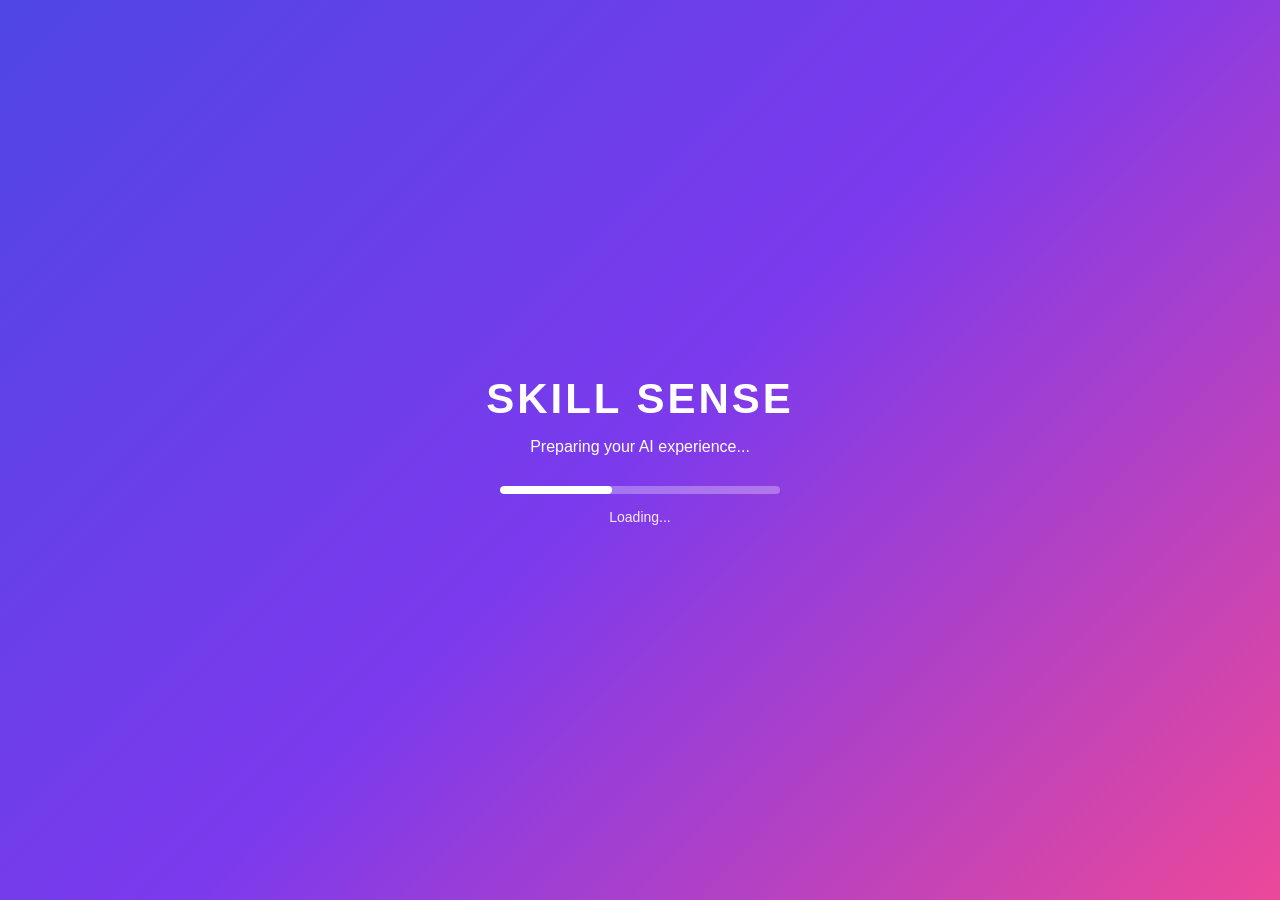
<file: index.html>
<html lang="en">
<head>
    <meta charset="UTF-8">
    <meta name="viewport" content="width=device-width, initial-scale=1.0">
    <title>Skill Sense - Loading</title>
    <style>
    * {
        margin: 0;
        padding: 0;
        box-sizing: border-box;
    }

    body {
        font-family: Arial, sans-serif;
    }

    .loading-page {
        min-height: 100vh;
        display: flex;
        flex-direction: column;
        justify-content: center;
        align-items: center;
        background: linear-gradient(135deg, #4f46e5, #7c3aed, #ec4899);
        color: white;
        text-align: center;
    }

    .loading-page h1 {
        font-size: 42px;
        letter-spacing: 3px;
        margin-bottom: 15px;
    }

    .loading-page p {
        font-size: 16px;
        margin-bottom: 30px;
    }

    .loader {
        width: 280px;
        height: 8px;
        background: rgba(255, 255, 255, 0.3);
        border-radius: 10px;
        overflow: hidden;
        margin-bottom: 15px;
    }

    .loader-bar {
        width: 40%;
        height: 100%;
        background: white;
        border-radius: 10px;
        animation: loading 2s infinite ease-in-out;
    }

    .loading-page span {
        font-size: 14px;
        opacity: 0.9;
    }

    @keyframes loading {
        0% {
            transform: translateX(-100%);
        }

        100% {
            transform: translateX(700%);
        }
    }
</style>
</head>

<body>

    <div class="loading-page">

        <h1>SKILL SENSE</h1>

        <p>Preparing your AI experience...</p>

        <div class="loader">
            <div class="loader-bar"></div>
        </div>

        <span>Loading...</span>

    </div><script>
    setTimeout(function () {
        window.location.href = "user-details.html";
    }, 10000);
</script>

</body>
</html>
</file>
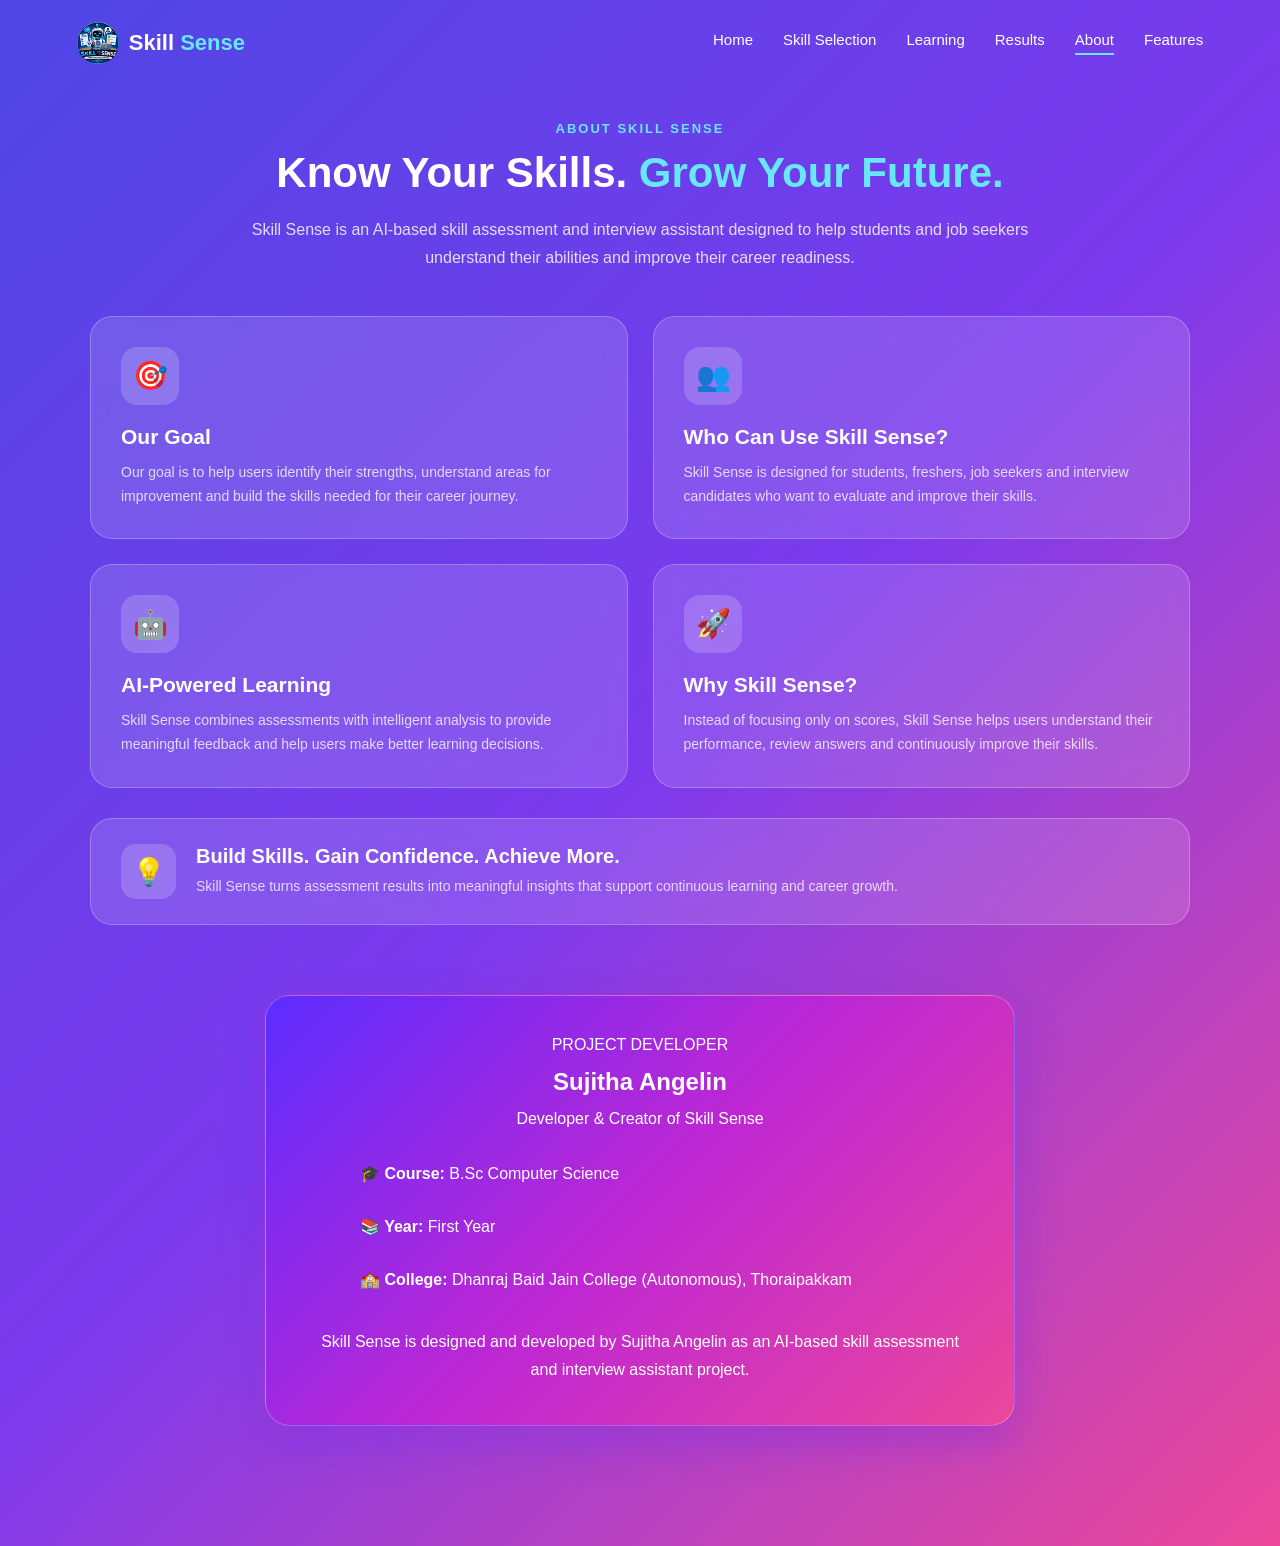
<file: about.html>
<!DOCTYPE html>
<html lang="en">

<head>
    <meta charset="UTF-8">
    <meta name="viewport" content="width=device-width, initial-scale=1.0">

    <title>Skill Sense - About</title>

    <link rel="stylesheet" href="about.css">
</head>

<body>

    <!-- NAVBAR -->

    <header>

        <div class="brand">
            <img src="logo.jpeg" alt="Skill Sense Logo">
            <span>Skill <b>Sense</b></span>
        </div>

        <nav>
            <a href="index.html">Home</a>
            <a href="skill.html">Skill Selection</a>
            <a href="learning.html">Learning</a>
            <a href="#">Results</a>
            <a href="about.html" class="active">About</a>
            <a href="features.html">Features</a>
        </nav>

    </header>


    <!-- ABOUT SECTION -->

    <main class="about-section">

        <div class="about-heading">

            <p class="small-title">
                ABOUT SKILL SENSE
            </p>

            <h1>
                Know Your Skills.
                <span>Grow Your Future.</span>
            </h1>

            <p class="intro">
                Skill Sense is an AI-based skill assessment and
                interview assistant designed to help students and
                job seekers understand their abilities and improve
                their career readiness.
            </p>

        </div>


        <!-- ABOUT CARDS -->

        <div class="about-grid">

            <div class="about-card">

                <div class="card-icon">🎯</div>

                <h2>Our Goal</h2>

                <p>
                    Our goal is to help users identify their strengths,
                    understand areas for improvement and build the
                    skills needed for their career journey.
                </p>

            </div>


            <div class="about-card">

                <div class="card-icon">👥</div>

                <h2>Who Can Use Skill Sense?</h2>

                <p>
                    Skill Sense is designed for students, freshers,
                    job seekers and interview candidates who want
                    to evaluate and improve their skills.
                </p>

            </div>


            <div class="about-card">

                <div class="card-icon">🤖</div>

                <h2>AI-Powered Learning</h2>

                <p>
                    Skill Sense combines assessments with intelligent
                    analysis to provide meaningful feedback and help
                    users make better learning decisions.
                </p>

            </div>


            <div class="about-card">

                <div class="card-icon">🚀</div>

                <h2>Why Skill Sense?</h2>

                <p>
                    Instead of focusing only on scores, Skill Sense
                    helps users understand their performance, review
                    answers and continuously improve their skills.
                </p>

            </div>

        </div>


        <!-- BOTTOM MESSAGE -->

        <div class="about-highlight">

            <div class="highlight-icon">💡</div>

            <div>
                <h2>Build Skills. Gain Confidence. Achieve More.</h2>

                <p>
                    Skill Sense turns assessment results into
                    meaningful insights that support continuous
                    learning and career growth.
                </p>

            </div>

        </div>
        <!-- DEVELOPER SECTION -->

        <section class="developer-section">

            <div class="developer-card">

                <p class="developer-label">
                    PROJECT DEVELOPER
                </p>

                <h2>Sujitha Angelin</h2>

                <p class="developer-role">
                    Developer & Creator of Skill Sense
                </p>

                <div class="developer-details">

                    <p>
                        <strong>🎓 Course:</strong>
                        B.Sc Computer Science
                    </p>

                    <p>
                        <strong>📚 Year:</strong>
                        First Year
                    </p>

                    <p>
                        <strong>🏫 College:</strong>
                        Dhanraj Baid Jain College (Autonomous),
                        Thoraipakkam
                    </p>

                </div>

                <p class="developer-description">
                    Skill Sense is designed and developed by
                    Sujitha Angelin as an AI-based skill assessment
                    and interview assistant project.
                </p>

            </div>

        </section>
    </main>

</body>

</html>
</file>
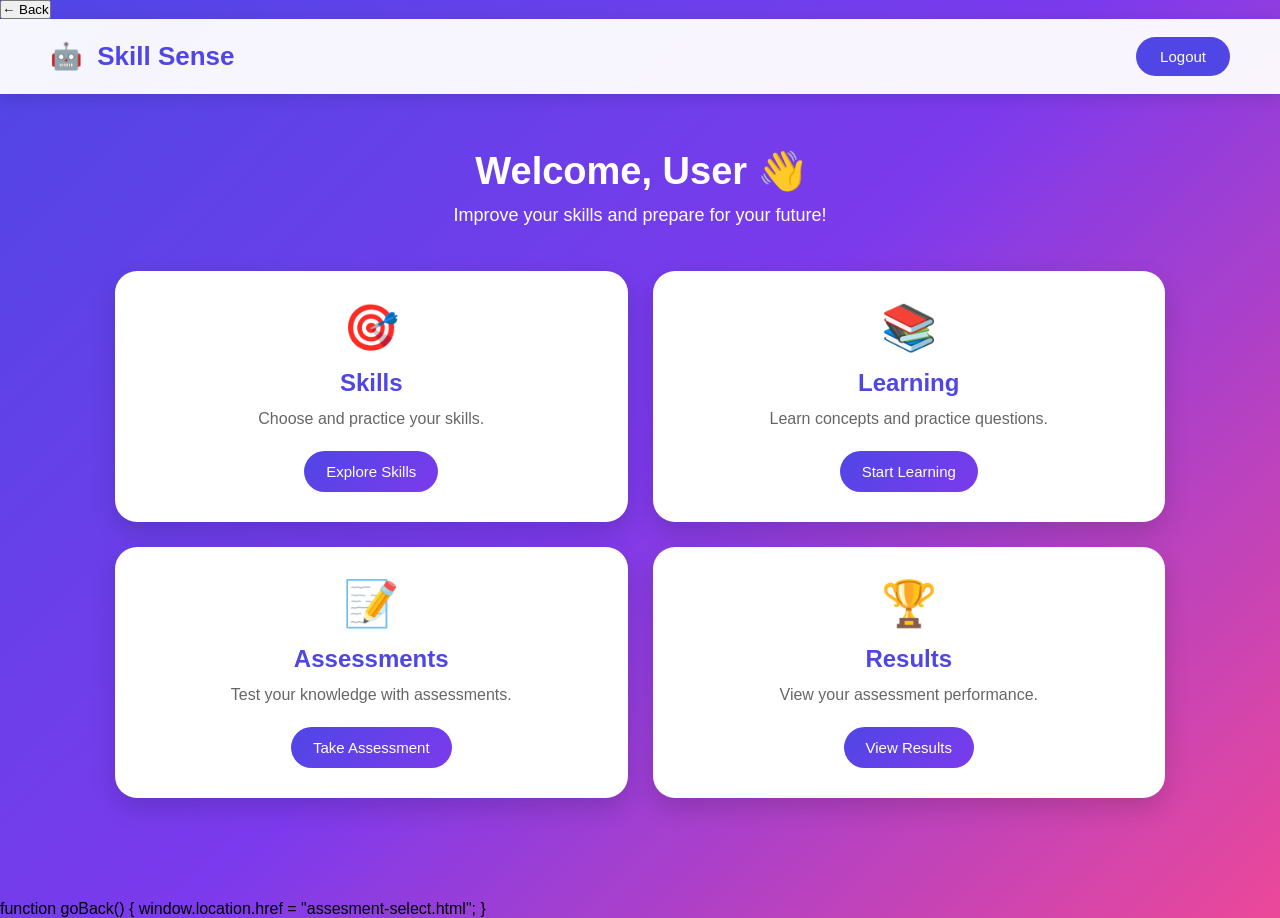
<file: dashboard.html>
<html lang="en">
<head>
    <meta charset="UTF-8">
    <meta name="viewport" content="width=device-width, initial-scale=1.0">
    <title>Skill Sense - Dashboard</title>
    <link rel="stylesheet" href="dashboard.css">
</head>

<body>

    <div class="dashboard">
<button class="back-btn" onclick="goBack()">← Back</button>
        <header class="top-bar">
            <div class="logo">
                🤖 <span>Skill Sense</span>
            </div>

            <button class="logout-btn" onclick="logout()">Logout</button>
        </header>

        <main>

            <section class="welcome">
                <h1>Welcome, <span id="userName">User</span> 👋</h1>
                <p>Improve your skills and prepare for your future!</p>
            </section>

            <section class="cards">

                <div class="card">
                    <div class="icon">🎯</div>
                    <h2>Skills</h2>
                    <p>Choose and practice your skills.</p>
                    <button onclick="goToSkills()">Explore Skills</button>
                </div>

                <div class="card">
                    <div class="icon">📚</div>
                    <h2>Learning</h2>
                    <p>Learn concepts and practice questions.</p>
                    <button onclick="goToLearning()">Start Learning</button>
                </div>

                <div class="card">
                    <div class="icon">📝</div>
                    <h2>Assessments</h2>
                    <p>Test your knowledge with assessments.</p>
                    <button onclick="goToAssessment()">Take Assessment</button>
                </div>

                <div class="card">
                    <div class="icon">🏆</div>
                    <h2>Results</h2>
                    <p>View your assessment performance.</p>
                    <button onclick="goToResults()">View Results</button>
                </div>

            </section>

        </main>

    </div>

    <script>
        const userName = localStorage.getItem("userName") || "User";
        document.getElementById("userName").textContent = userName;

        function goToSkills() {
            window.location.href = "skill.html";
        }

        function goToLearning() {
            window.location.href = "learning.html";
        }

        function goToAssessment() {
            window.location.href = "assessment-select.html";
        }

        function goToResults() {
            window.location.href = "results.html";
        }

        function logout() {
            localStorage.clear();
            window.location.href = "user-details.html";
        }
    </script>
function goBack() {
    window.location.href = "assesment-select.html";
}
    </script>
</body>
</html>
</file>
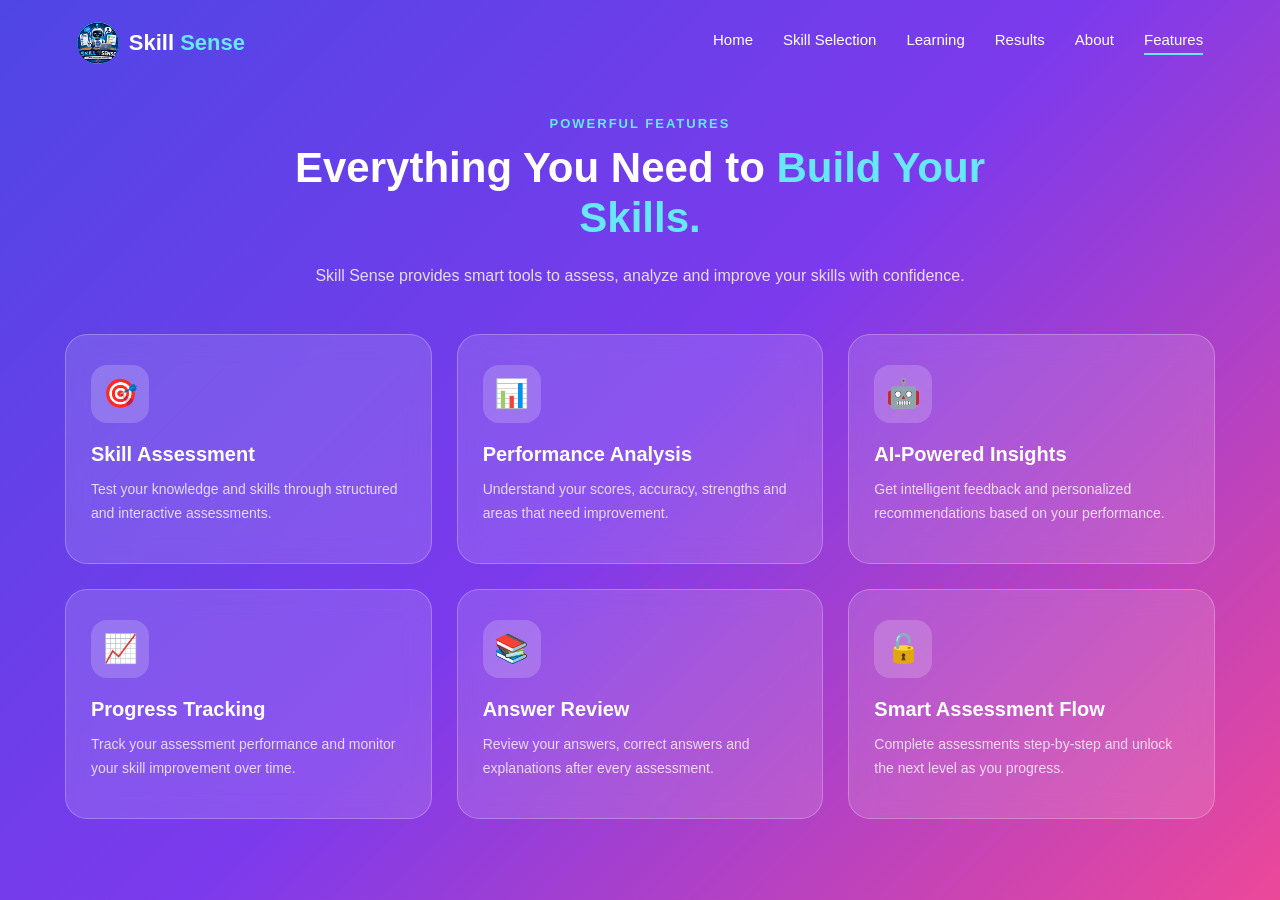
<file: features.html>
<html lang="en">

<head>
    <meta charset="UTF-8">
    <meta name="viewport" content="width=device-width, initial-scale=1.0">

    <title>Skill Sense - Features</title>

    <link rel="stylesheet" href="features.css">
</head>

<body>

    <!-- NAVBAR -->

    <header>

        <div class="brand">
            <img src="logo.jpeg" alt="Skill Sense Logo">
            <span>Skill <b>Sense</b></span>
        </div>

        <nav>
            <a href="index.html">Home</a>
            <a href="skill.html">Skill Selection</a>
            <a href="learning.html">Learning</a>
            <a href="#">Results</a>
            <a href="#">About</a>
            <a href="features.html" class="active">Features</a>
        </nav>

    </header>


    <!-- FEATURES SECTION -->

    <main class="features-section">

        <div class="heading">

            <p class="small-title">
                POWERFUL FEATURES
            </p>

            <h1>
                Everything You Need to
                <span>Build Your Skills.</span>
            </h1>

            <p class="subtitle">
                Skill Sense provides smart tools to assess, analyze
                and improve your skills with confidence.
            </p>

        </div>


        <!-- FEATURE CARDS -->

        <div class="features-grid">

            <div class="feature-card">
                <div class="icon">🎯</div>

                <h2>Skill Assessment</h2>

                <p>
                    Test your knowledge and skills through
                    structured and interactive assessments.
                </p>
            </div>


            <div class="feature-card">
                <div class="icon">📊</div>

                <h2>Performance Analysis</h2>

                <p>
                    Understand your scores, accuracy,
                    strengths and areas that need improvement.
                </p>
            </div>


            <div class="feature-card">
                <div class="icon">🤖</div>

                <h2>AI-Powered Insights</h2>

                <p>
                    Get intelligent feedback and personalized
                    recommendations based on your performance.
                </p>
            </div>


            <div class="feature-card">
                <div class="icon">📈</div>

                <h2>Progress Tracking</h2>

                <p>
                    Track your assessment performance and
                    monitor your skill improvement over time.
                </p>
            </div>


            <div class="feature-card">
                <div class="icon">📚</div>

                <h2>Answer Review</h2>

                <p>
                    Review your answers, correct answers and
                    explanations after every assessment.
                </p>
            </div>


            <div class="feature-card">
                <div class="icon">🔓</div>

                <h2>Smart Assessment Flow</h2>

                <p>
                    Complete assessments step-by-step and
                    unlock the next level as you progress.
                </p>
            </div>

        </div>

    </main>

</body>

</html>
</file>
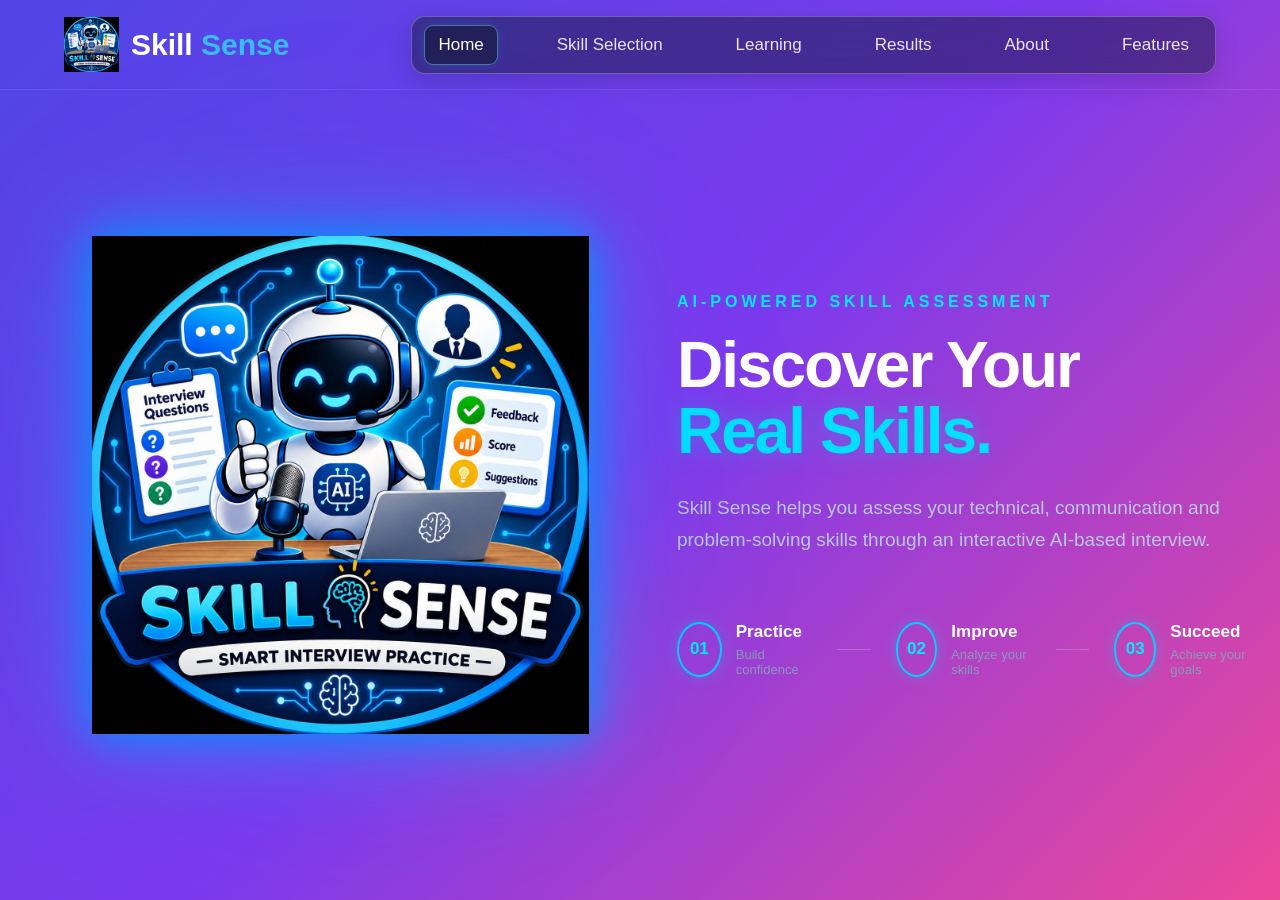
<file: home.html>
<html lang="en">

<head>
    <meta charset="UTF-8">
    <meta name="viewport" content="width=device-width, initial-scale=1.0">

    <title>Skill Sense</title>

    <link rel="stylesheet" href="style.css">
</head>

<body>

    <!-- NAVBAR -->

    <header>

        <div class="brand">
            <img src="logo.jpeg" alt="Skill Sense Logo">
            <span>Skill <b>Sense</b></span>
        </div>

       <nav>
    <a href="home.html" class="active">Home</a>
    <a href="skill.html">Skill Selection</a>
    <a href="learning.html">Learning</a>
    <a href="result.html">Results</a>
    <a href="about.html">About</a>
    <a href="features.html">Features</a>
</nav>

    </header>


    <!-- HERO SECTION -->

    <section class="hero">

        <!-- LEFT ROBOT -->

        <div class="robot-section">

            <div class="robot-glow"></div>

            <img src="logo.jpeg" class="robot" alt="Skill Sense AI Robot">

        </div>


        <!-- RIGHT CONTENT -->

        <div class="content">

            <p class="small-title">
                AI-POWERED SKILL ASSESSMENT
            </p>

            <h1>
                Discover Your
                <span>Real Skills.</span>
            </h1>

            <p class="description">
                Skill Sense helps you assess your technical,
                communication and problem-solving skills through
                an interactive AI-based interview.
            </p>


            <!-- STEPS -->

            <div class="steps">

                <div class="step">
                    <div class="number">01</div>
                    <div>
                        <h3>Practice</h3>
                        <p>Build confidence</p>
                    </div>
                </div>


                <div class="line"></div>


                <div class="step">
                    <div class="number">02</div>
                    <div>
                        <h3>Improve</h3>
                        <p>Analyze your skills</p>
                    </div>
                </div>


                <div class="line"></div>


                <div class="step">
                    <div class="number">03</div>
                    <div>
                        <h3>Succeed</h3>
                        <p>Achieve your goals</p>
                    </div>
                </div>

            </div>

        </div>

    </section>


    <script src="script.js"></script>

</body>

</html>
</file>
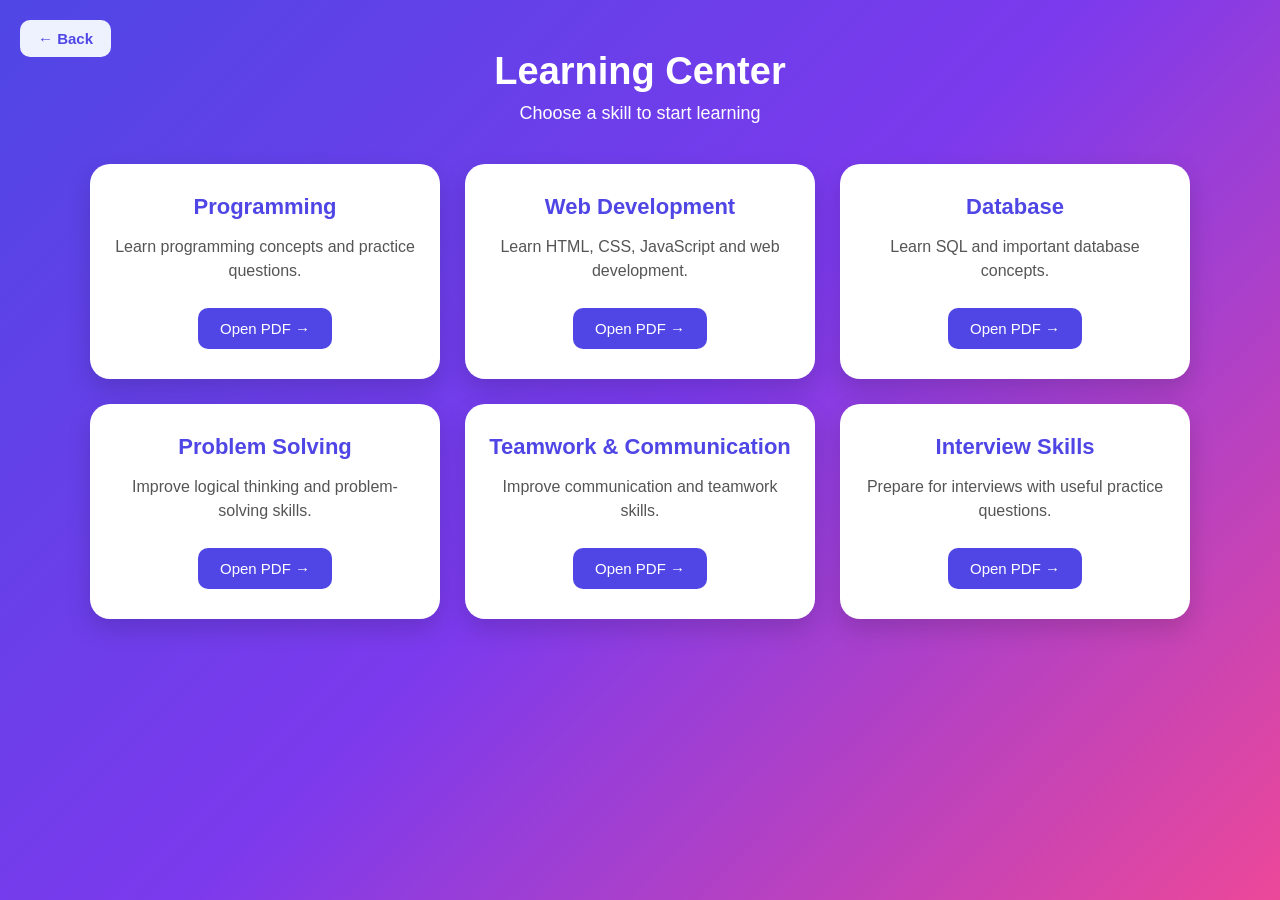
<file: learning.html>
<html lang="en">
<head>
    <meta charset="UTF-8">
    <meta name="viewport" content="width=device-width, initial-scale=1.0">
    <title>Skill Sense - Learning</title>
    <link rel="stylesheet" href="learning.css">
</head>

<body>

    <div class="learning-container">
<button class="learning-back-btn" onclick="goHome()">← Back</button>
        <h1>Learning Center</h1>
        <p>Choose a skill to start learning</p>

        <div class="learning-grid">

            <div class="learning-card">
                <h2>Programming</h2>
                <p>Learn programming concepts and practice questions.</p>
                <button onclick="openPDF('Programming.pdf')">
    Open PDF →
</button>
            </div>

            <div class="learning-card">
                <h2>Web Development</h2>
                <p>Learn HTML, CSS, JavaScript and web development.</p>
                <button onclick="openPDF('Web Development.pdf')">
    Open PDF →
</button>
            </div>

            <div class="learning-card">
                <h2>Database</h2>
                <p>Learn SQL and important database concepts.</p>
                <button onclick="openPDF('Database.pdf')">Open PDF →</button>
            </div>

            <div class="learning-card">
                <h2>Problem Solving</h2>
                <p>Improve logical thinking and problem-solving skills.</p>
                <button onclick="openPDF('Problem Solving.pdf')">Open PDF →</button>
            </div>

            <div class="learning-card">
                <h2>Teamwork & Communication</h2>
                <p>Improve communication and teamwork skills.</p>
                <button onclick="openPDF('Teamwork & Communication.pdf')">Open PDF →</button>
            </div>

            <div class="learning-card">
                <h2>Interview Skills</h2>
                <p>Prepare for interviews with useful practice questions.</p>
                <button  onclick="openPDF('Interview Skills.pdf')">Open PDF →</button>
            </div>

        </div>

    </div>
    <div id="pdfViewer" class="pdf-viewer">
    <div class="pdf-box">
        <button class="close-pdf" onclick="closePDF()">✕</button>
        <iframe id="pdfFrame"></iframe>
    </div>
</div>

<script>
function openPDF(file) {
    document.getElementById("pdfFrame").src = file;
    document.getElementById("pdfViewer").style.display = "flex";
}

function closePDF() {
    document.getElementById("pdfViewer").style.display = "none";
    document.getElementById("pdfFrame").src = "";
}
</script>
<script>
function goHome() {
    window.location.href = "index.html";
}
</script>
</body>
</html>
</file>
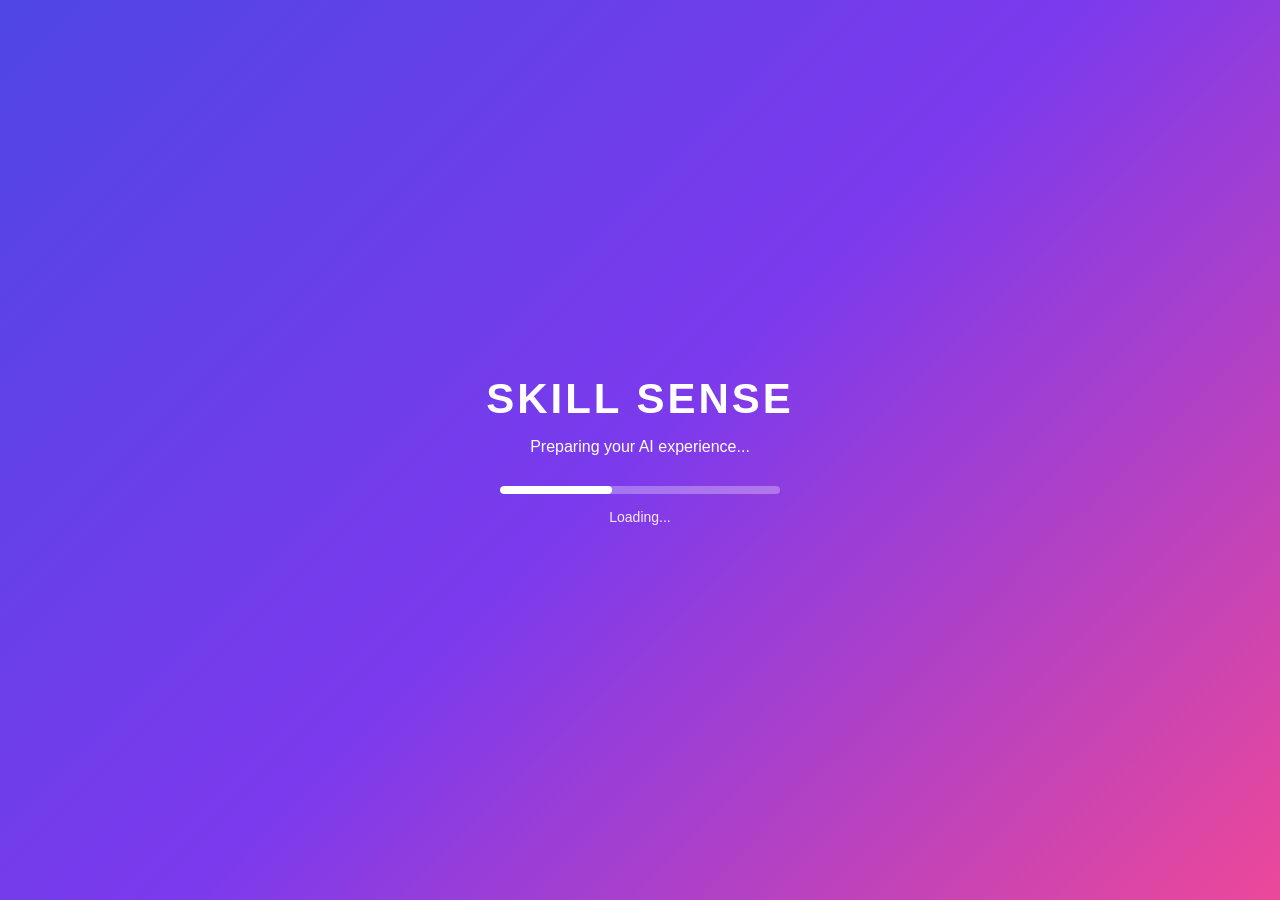
<file: loading.html>
<html lang="en">
<head>
    <meta charset="UTF-8">
    <meta name="viewport" content="width=device-width, initial-scale=1.0">
    <title>Skill Sense - Loading</title>
    <style>
    * {
        margin: 0;
        padding: 0;
        box-sizing: border-box;
    }

    body {
        font-family: Arial, sans-serif;
    }

    .loading-page {
        min-height: 100vh;
        display: flex;
        flex-direction: column;
        justify-content: center;
        align-items: center;
        background: linear-gradient(135deg, #4f46e5, #7c3aed, #ec4899);
        color: white;
        text-align: center;
    }

    .loading-page h1 {
        font-size: 42px;
        letter-spacing: 3px;
        margin-bottom: 15px;
    }

    .loading-page p {
        font-size: 16px;
        margin-bottom: 30px;
    }

    .loader {
        width: 280px;
        height: 8px;
        background: rgba(255, 255, 255, 0.3);
        border-radius: 10px;
        overflow: hidden;
        margin-bottom: 15px;
    }

    .loader-bar {
        width: 40%;
        height: 100%;
        background: white;
        border-radius: 10px;
        animation: loading 2s infinite ease-in-out;
    }

    .loading-page span {
        font-size: 14px;
        opacity: 0.9;
    }

    @keyframes loading {
        0% {
            transform: translateX(-100%);
        }

        100% {
            transform: translateX(700%);
        }
    }
</style>
</head>

<body>

    <div class="loading-page">

        <h1>SKILL SENSE</h1>

        <p>Preparing your AI experience...</p>

        <div class="loader">
            <div class="loader-bar"></div>
        </div>

        <span>Loading...</span>

    </div><script>
    setTimeout(function () {
        window.location.href = "user-details.html";
    }, 10000);
</script>

</body>
</html>
</file>
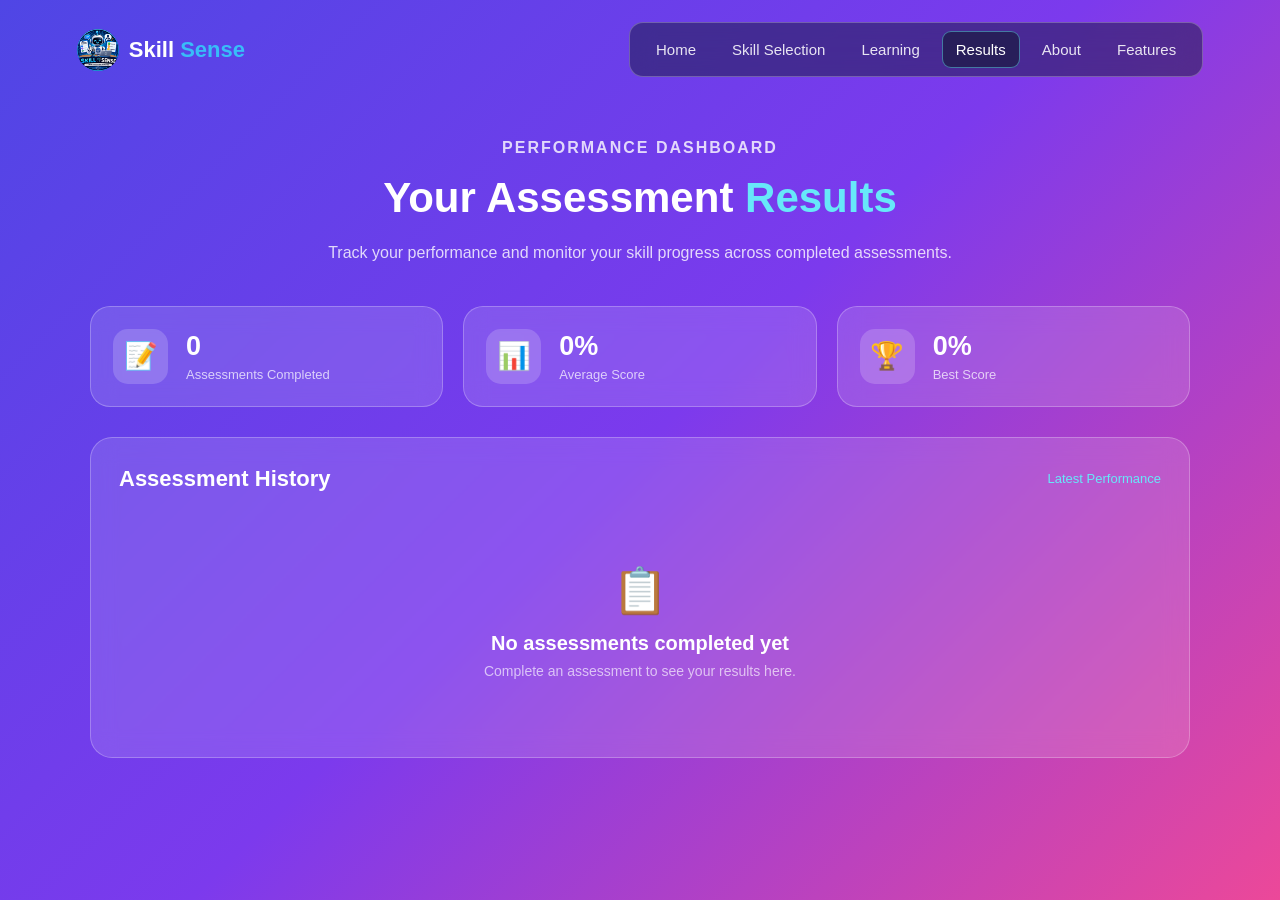
<file: result.html>
<!DOCTYPE html>
<html lang="en">

<head>
    <meta charset="UTF-8">
    <meta name="viewport" content="width=device-width, initial-scale=1.0">

    <title>Skill Sense - Results</title>

    <link rel="stylesheet" href="result.css">
</head>

<body>

    <!-- NAVBAR -->

    <header>

        <div class="brand">
            <img src="logo.jpeg" alt="Skill Sense Logo">
            <span>Skill <b>Sense</b></span>
        </div>

        <nav>
            <a href="index.html">Home</a>
            <a href="skill.html">Skill Selection</a>
            <a href="learning.html">Learning</a>
            <a href="results.html" class="active">Results</a>
            <a href="about.html">About</a>
            <a href="features.html">Features</a>
        </nav>

    </header>


    <!-- RESULTS -->

    <main class="results-section">

        <div class="results-heading">

            <p class="small-title">
                PERFORMANCE DASHBOARD
            </p>

            <h1>
                Your Assessment
                <span>Results</span>
            </h1>

            <p>
                Track your performance and monitor your skill
                progress across completed assessments.
            </p>

        </div>


        <!-- SUMMARY CARDS -->

        <div class="summary-grid">

            <div class="summary-card">
                <div class="summary-icon">📝</div>
                <div>
                    <h3 id="totalAssessments">0</h3>
                    <p>Assessments Completed</p>
                </div>
            </div>


            <div class="summary-card">
                <div class="summary-icon">📊</div>
                <div>
                    <h3 id="averageScore">0%</h3>
                    <p>Average Score</p>
                </div>
            </div>


            <div class="summary-card">
                <div class="summary-icon">🏆</div>
                <div>
                    <h3 id="bestScore">0%</h3>
                    <p>Best Score</p>
                </div>
            </div>

        </div>


        <!-- RESULT LIST -->

        <section class="results-box">

            <div class="section-title">
                <h2>Assessment History</h2>
                <span>Latest Performance</span>
            </div>

            <div id="resultsContainer">

                <div class="empty-result">
                    <div>📋</div>
                    <h3>No assessments completed yet</h3>
                    <p>
                        Complete an assessment to see your
                        results here.
                    </p>
                </div>

            </div>

        </section>

    </main>


    <script>

        /*
         * Skill Sense Results
         * Reads completed assessment scores
         * from localStorage.
         */

        const skills = [
    "Programming",
    "Web Development",
    "Database",
    "Problem Solving",
    "Teamwork & Communication",
    "Interview Skills"
];
        const resultsContainer =
            document.getElementById("resultsContainer");

        let allResults = [];


        /* ================= GET RESULTS ================= */

        skills.forEach(skill => {

            const completed =
                Number(localStorage.getItem(skill + "_completed") || 0);

            if (completed > 0) {

                for (let i = 1; i <= completed; i++) {

                    const score =
                        localStorage.getItem(
                            skill + "_assessment_" + i + "_score"
                        );

                    if (score !== null) {

                        allResults.push({
                            skill: skill,
                            assessment: i,
                            score: Number(score)
                        });

                    }
                }
            }
        });


        /* ================= SUMMARY ================= */

        const totalAssessments =
            allResults.length;

        document.getElementById("totalAssessments")
            .textContent = totalAssessments;


        if (totalAssessments > 0) {

            const totalScore =
                allResults.reduce(
                    (sum, item) => sum + item.score,
                    0
                );

            const average =
                Math.round(totalScore / totalAssessments);

            const best =
                Math.max(
                    ...allResults.map(item => item.score)
                );

            document.getElementById("averageScore")
                .textContent = average + "%";

            document.getElementById("bestScore")
                .textContent = best + "%";


            /* ================= DISPLAY RESULTS ================= */

            resultsContainer.innerHTML = "";

            allResults.forEach(item => {

                const resultCard =
                    document.createElement("div");

                resultCard.className = "result-card";

                let status = "Needs Improvement";

                if (item.score >= 80) {
                    status = "Excellent";
                }
                else if (item.score >= 60) {
                    status = "Good";
                }

                resultCard.innerHTML = `

                    <div class="result-left">

                        <div class="result-icon">
                            🎯
                        </div>

                        <div>
                            <h3>${item.skill}</h3>

                            <p>
                                Assessment ${item.assessment}
                            </p>
                        </div>

                    </div>


                    <div class="result-middle">

                        <div class="progress-track">

                            <div
                                class="progress-fill"
                                style="width:${item.score}%">
                            </div>

                        </div>

                        <span>${status}</span>

                    </div>


                    <div class="result-score">

                        <strong>
                            ${item.score}%
                        </strong>

                        <small>
                            Score
                        </small>

                    </div>

                `;

                resultsContainer.appendChild(resultCard);

            });

        }

    </script>

</body>

</html>
</file>
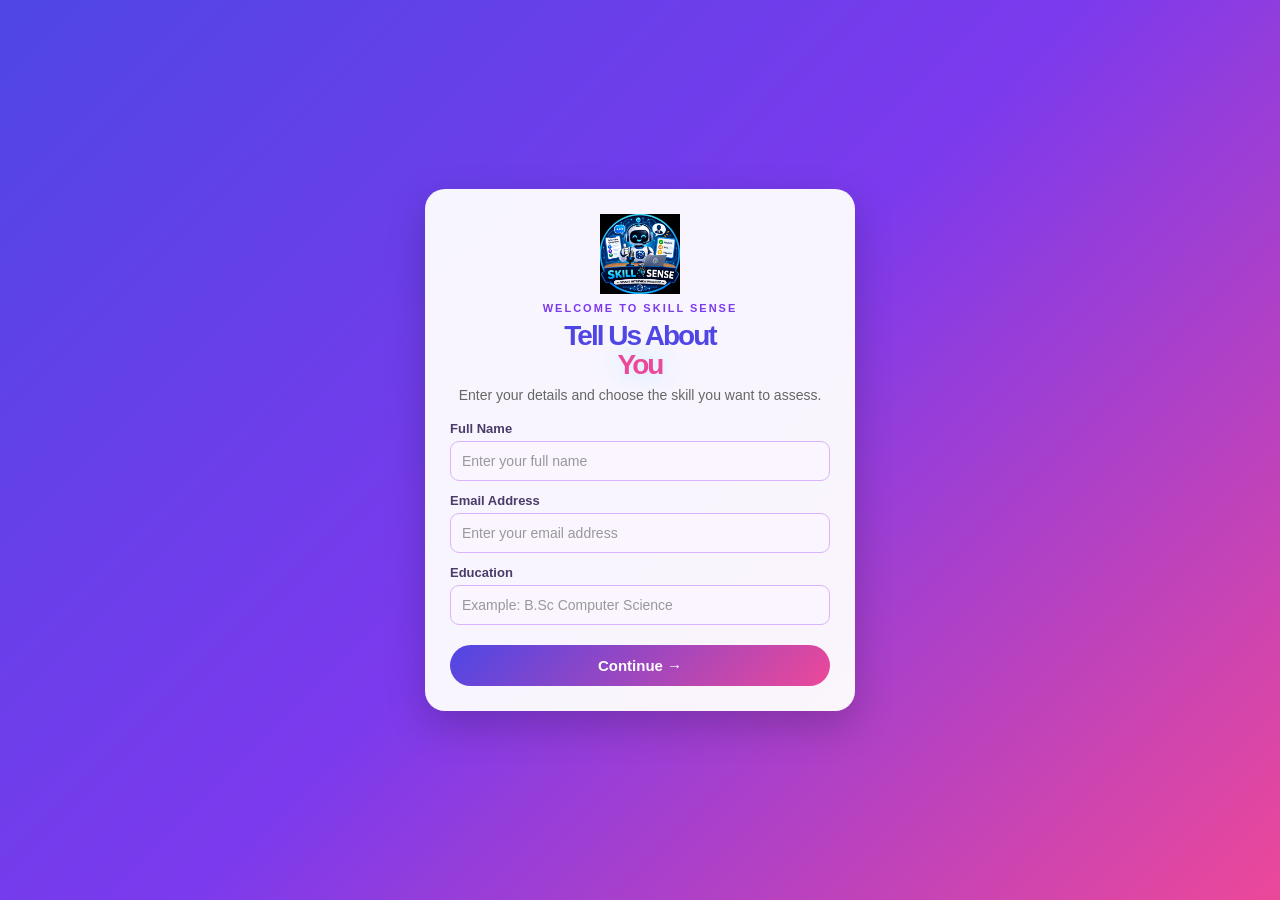
<file: user-details.html>
<html lang="en">

<head>
    <meta charset="UTF-8">
    <meta name="viewport" content="width=device-width, initial-scale=1.0">

    <title>Skill Sense - User Details</title>

    <link rel="stylesheet" href="style.css">
</head>

<body>

    <div class="details-page">

        <div class="details-card">

            <img src="logo.jpeg" class="details-logo"  length="20" breadth="20"alt="Skill Sense Logo">

            <p class="details-tag">WELCOME TO SKILL SENSE</p>

            <h1>Tell Us About <span>You</span></h1>

            <p class="details-description">
                Enter your details and choose the skill you want to assess.
            </p>


            <form>

                <label>Full Name</label>

                <input
                    type="text"
                    id="name"
                    placeholder="Enter your full name"
                >


                <label>Email Address</label>

                <input
                    type="email"
                    id="email"
                    placeholder="Enter your email address"
                >


                <label>Education</label>

                <input
                    type="text"
                    id="education"
                    placeholder="Example: B.Sc Computer Science"
                >


                

                <button
                    type="button"
                    onclick="saveUserDetails()"
                >
                    Continue →
                </button>

            </form>

        </div>

    </div>


    <script src="script.js"></script>

</body>

</html>
</file>
<file: about.css>
* {
    margin: 0;
    padding: 0;
    box-sizing: border-box;
    font-family: Arial, sans-serif;
}

body {
    min-height: 100vh;

    background: linear-gradient(
        135deg,
        #4f46e5,
        #7c3aed,
        #ec4899
    );

    color: white;
}


/* ================= NAVBAR ================= */

header {
    width: 100%;
    padding: 22px 6%;

    display: flex;
    align-items: center;
    justify-content: space-between;
}

.brand {
    display: flex;
    align-items: center;
    gap: 10px;

    font-size: 22px;
    font-weight: bold;
}

.brand img {
    width: 42px;
    height: 42px;

    border-radius: 50%;
    object-fit: cover;
}

.brand b {
    color: #67e8f9;
}

nav {
    display: flex;
    gap: 30px;
}

nav a {
    color: white;
    text-decoration: none;

    font-size: 15px;
    font-weight: 500;

    position: relative;
    padding-bottom: 7px;
}

nav a::after {
    content: "";

    position: absolute;
    left: 0;
    bottom: 0;

    width: 0;
    height: 2px;

    background: #67e8f9;

    transition: 0.3s;
}

nav a:hover::after,
nav a.active::after {
    width: 100%;
}


/* ================= ABOUT ================= */

.about-section {
    width: 90%;
    max-width: 1100px;

    margin: 35px auto 60px;
}


/* HEADING */

.about-heading {
    max-width: 800px;
    margin: 0 auto 45px;

    text-align: center;
}

.small-title {
    color: #67e8f9;

    font-size: 13px;
    font-weight: bold;

    letter-spacing: 2px;

    margin-bottom: 12px;
}

.about-heading h1 {
    font-size: 42px;
    line-height: 1.2;

    margin-bottom: 18px;
}

.about-heading h1 span {
    color: #67e8f9;
}

.intro {
    color: rgba(255, 255, 255, 0.82);

    font-size: 16px;
    line-height: 1.7;
}


/* ================= ABOUT GRID ================= */

.about-grid {
    display: grid;

    grid-template-columns: repeat(2, 1fr);

    gap: 25px;
}


/* ================= CARD ================= */

.about-card {
    background: rgba(255, 255, 255, 0.13);

    border: 1px solid rgba(255, 255, 255, 0.25);

    backdrop-filter: blur(12px);

    border-radius: 22px;

    padding: 30px;

    transition: 0.3s;
}

.about-card:hover {
    transform: translateY(-7px);

    background: rgba(255, 255, 255, 0.20);

    box-shadow:
        0 18px 40px rgba(0, 0, 0, 0.20);
}


/* ICON */

.card-icon {
    width: 58px;
    height: 58px;

    display: flex;
    align-items: center;
    justify-content: center;

    background: rgba(255, 255, 255, 0.18);

    border-radius: 16px;

    font-size: 28px;

    margin-bottom: 20px;
}


/* TITLE */

.about-card h2 {
    font-size: 21px;

    margin-bottom: 12px;
}


/* TEXT */

.about-card p {
    color: rgba(255, 255, 255, 0.78);

    font-size: 14px;

    line-height: 1.7;
}


/* ================= HIGHLIGHT ================= */

.about-highlight {
    margin-top: 30px;

    display: flex;
    align-items: center;

    gap: 20px;

    padding: 25px 30px;

    background: rgba(255, 255, 255, 0.13);

    border: 1px solid rgba(255, 255, 255, 0.25);

    backdrop-filter: blur(12px);

    border-radius: 22px;
}

.highlight-icon {
    width: 55px;
    height: 55px;

    flex-shrink: 0;

    display: flex;
    align-items: center;
    justify-content: center;

    background: rgba(255, 255, 255, 0.18);

    border-radius: 15px;

    font-size: 27px;
}

.about-highlight h2 {
    font-size: 20px;

    margin-bottom: 7px;
}

.about-highlight p {
    color: rgba(255, 255, 255, 0.78);

    font-size: 14px;

    line-height: 1.6;
}


/* ================= RESPONSIVE ================= */

@media (max-width: 900px) {

    .about-heading h1 {
        font-size: 34px;
    }

    nav {
        gap: 15px;
    }
}


@media (max-width: 650px) {

    header {
        flex-direction: column;
        gap: 20px;
    }

    nav {
        flex-wrap: wrap;
        justify-content: center;
    }

    .about-grid {
        grid-template-columns: 1fr;
    }

    .about-heading h1 {
        font-size: 30px;
    }

    .about-highlight {
        align-items: flex-start;
    }
}
/* ================= DEVELOPER SECTION ================= */

.developer-section {
    display: flex;
    justify-content: center;
    align-items: center;
    width: 100%;
    margin-top: 50px;
    padding: 20px 0 60px;
}

.developer-card {
    width: 90%;
    max-width: 750px;
    padding: 40px;
    text-align: center;

    background: linear-gradient(
        135deg,
        rgba(91, 44, 255, 0.95),
        rgba(192, 38, 211, 0.95),
        rgba(236, 72, 153, 0.95)
    );

    border-radius: 25px;

    border: 1px solid rgba(255, 255, 255, 0.25);

    box-shadow:
        0 15px 40px rgba(91, 44, 255, 0.35),
        0 5px 20px rgba(236, 72, 153, 0.25);

    color: white;
}

.developer-details {
    margin: 28px auto;
    max-width: 560px;
    text-align: left;
}

.developer-details p {
    margin: 18px 0;
    padding: 4px 0;
    line-height: 1.7;
}

.developer-card h2 {
    margin: 14px 0;
}

.developer-card .developer-role {
    margin: 10px 0 28px;
}

.developer-description {
    margin-top: 30px;
    line-height: 1.8;
}
</file>
<file: dashboard.css>
* {
    margin: 0;
    padding: 0;
    box-sizing: border-box;
    font-family: Arial, sans-serif;
}

body {
    min-height: 100vh;
    background: linear-gradient(135deg, #4f46e5, #7c3aed, #ec4899);
}

.dashboard {
    min-height: 100vh;
}

/* Top Bar */
.top-bar {
    height: 75px;
    background: rgba(255, 255, 255, 0.95);
    display: flex;
    align-items: center;
    justify-content: space-between;
    padding: 0 50px;
    box-shadow: 0 4px 15px rgba(0, 0, 0, 0.12);
}

.logo {
    font-size: 26px;
    font-weight: bold;
    color: #4f46e5;
}

.logo span {
    margin-left: 8px;
}

.logout-btn {
    background: #4f46e5;
    color: white;
    border: none;
    padding: 11px 24px;
    border-radius: 25px;
    font-size: 15px;
    cursor: pointer;
}

.logout-btn:hover {
    background: #3730a3;
}

/* Welcome */
.welcome {
    text-align: center;
    color: white;
    padding: 55px 20px 35px;
}

.welcome h1 {
    font-size: 38px;
    margin-bottom: 12px;
}

.welcome p {
    font-size: 18px;
}

/* Cards */
.cards {
    max-width: 1100px;
    margin: 10px auto 50px;
    padding: 0 25px;
    display: grid;
    grid-template-columns: repeat(2, 1fr);
    gap: 25px;
}

.card {
    background: white;
    border-radius: 22px;
    padding: 30px;
    text-align: center;
    box-shadow: 0 10px 25px rgba(0, 0, 0, 0.15);
    transition: 0.3s;
}

.card:hover {
    transform: translateY(-7px);
}

.icon {
    font-size: 45px;
    margin-bottom: 15px;
}

.card h2 {
    color: #4f46e5;
    margin-bottom: 10px;
}

.card p {
    color: #666;
    margin-bottom: 20px;
    line-height: 1.5;
}

.card button {
    background: linear-gradient(135deg, #4f46e5, #7c3aed);
    color: white;
    border: none;
    padding: 12px 22px;
    border-radius: 25px;
    cursor: pointer;
    font-size: 15px;
}

.card button:hover {
    opacity: 0.9;
}

/* Mobile */
@media (max-width: 700px) {

    .top-bar {
        padding: 0 20px;
    }

    .welcome h1 {
        font-size: 30px;
    }

    .cards {
        grid-template-columns: 1fr;
    }
}
</file>
<file: features.css>
* {
    margin: 0;
    padding: 0;
    box-sizing: border-box;
    font-family: Arial, sans-serif;
}

body {
    min-height: 100vh;
    background: linear-gradient(
        135deg,
        #4f46e5,
        #7c3aed,
        #ec4899
    );
    color: white;
}


/* ================= NAVBAR ================= */

header {
    width: 100%;
    padding: 22px 6%;
    display: flex;
    align-items: center;
    justify-content: space-between;
}

.brand {
    display: flex;
    align-items: center;
    gap: 10px;
    font-size: 22px;
    font-weight: bold;
}

.brand img {
    width: 42px;
    height: 42px;
    border-radius: 50%;
    object-fit: cover;
}

.brand b {
    color: #67e8f9;
}

nav {
    display: flex;
    gap: 30px;
}

nav a {
    color: white;
    text-decoration: none;
    font-size: 15px;
    font-weight: 500;
    position: relative;
    padding-bottom: 7px;
}

nav a::after {
    content: "";
    position: absolute;
    left: 0;
    bottom: 0;
    width: 0;
    height: 2px;
    background: #67e8f9;
    transition: 0.3s;
}

nav a:hover::after,
nav a.active::after {
    width: 100%;
}


/* ================= FEATURES ================= */

.features-section {
    width: 90%;
    max-width: 1150px;
    margin: 30px auto 60px;
}


/* HEADING */

.heading {
    text-align: center;
    max-width: 750px;
    margin: 0 auto 45px;
}

.small-title {
    color: #67e8f9;
    font-size: 13px;
    font-weight: bold;
    letter-spacing: 2px;
    margin-bottom: 12px;
}

.heading h1 {
    font-size: 42px;
    line-height: 1.2;
    margin-bottom: 18px;
}

.heading h1 span {
    color: #67e8f9;
}

.subtitle {
    color: rgba(255, 255, 255, 0.82);
    font-size: 16px;
    line-height: 1.7;
}


/* ================= FEATURE GRID ================= */

.features-grid {
    display: grid;
    grid-template-columns: repeat(3, 1fr);
    gap: 25px;
}


/* ================= FEATURE CARD ================= */

.feature-card {
    background: rgba(255, 255, 255, 0.13);
    border: 1px solid rgba(255, 255, 255, 0.25);
    backdrop-filter: blur(12px);

    border-radius: 22px;
    padding: 30px 25px;

    min-height: 230px;

    transition: 0.3s;
}

.feature-card:hover {
    transform: translateY(-8px);
    background: rgba(255, 255, 255, 0.20);
    box-shadow: 0 18px 40px rgba(0, 0, 0, 0.20);
}


/* ICON */

.icon {
    width: 58px;
    height: 58px;

    display: flex;
    align-items: center;
    justify-content: center;

    background: rgba(255, 255, 255, 0.18);

    border-radius: 16px;

    font-size: 28px;

    margin-bottom: 20px;
}


/* TITLE */

.feature-card h2 {
    font-size: 20px;
    margin-bottom: 12px;
}


/* DESCRIPTION */

.feature-card p {
    color: rgba(255, 255, 255, 0.78);
    font-size: 14px;
    line-height: 1.7;
}


/* ================= MOBILE ================= */

@media (max-width: 900px) {

    .features-grid {
        grid-template-columns: repeat(2, 1fr);
    }

    nav {
        gap: 15px;
    }

    .heading h1 {
        font-size: 34px;
    }
}


@media (max-width: 600px) {

    header {
        flex-direction: column;
        gap: 20px;
    }

    nav {
        flex-wrap: wrap;
        justify-content: center;
    }

    .features-grid {
        grid-template-columns: 1fr;
    }

    .heading h1 {
        font-size: 30px;
    }

    .features-section {
        margin-top: 20px;
    }
}
</file>
<file: style.css>
*{
    margin: 0;
    padding: 0;
    box-sizing: border-box;
}


body {
    font-family: Arial, sans-serif;

    min-height: 100vh;

    background: linear-gradient(135deg, #4f46e5, #7c3aed, #ec4899);
    color: white;

    overflow-x: hidden;
}


/* ================= NAVBAR ================= */

header {

    height: 90px;

    display: flex;

    align-items: center;

    justify-content: space-between;

    padding: 0 5%;

    border-bottom: 1px solid rgba(255,255,255,0.08);
}


.brand {

    display: flex;

    align-items: center;

    gap: 12px;

    font-size: 30px;

    font-weight: bold;
}


.brand img {

    width: 55px;

    height: 55px;

    object-fit: contain;

}


.brand b {

    color: #ec4899;
}


nav {

    display: flex;

    gap: 45px;
}


nav a {

    color: #dce6ff;

    text-decoration: none;

    font-size: 17px;

    position: relative;

    padding: 10px 0;
}


nav a:hover,
nav a.active {

    color: #00eaff;
}


nav a.active::after {

    content: "";

    position: absolute;

    left: 0;

    bottom: 0;

    width: 100%;

    height: 3px;

    background: #00eaff;

    border-radius: 10px;
}


/* ================= HERO ================= */

.hero {

    min-height: calc(100vh - 90px);

    display: flex;

    align-items: center;

    padding: 30px 5% 50px;

    gap: 60px;
}


/* ================= ROBOT ================= */

.robot-section {

    width: 48%;

    height: 650px;

    display: flex;

    justify-content: center;

    align-items: center;

    position: relative;
}


.robot-glow {

    position: absolute;

    width: 500px;

    height: 500px;

    border-radius: 50%;

    background: #006eff;

    filter: blur(120px);

    opacity: 0.22;
}


.robot {

    width: 600px;

    max-width: 100%;

    position: relative;

    z-index: 2;

    filter:
        drop-shadow(0 0 20px #008cff)
        drop-shadow(0 0 45px rgba(0,220,255,0.35));

    animation: robotFloat 4s ease-in-out infinite;
}


@keyframes robotFloat {

    0%, 100% {

        transform: translateY(0);

    }

    50% {

        transform: translateY(-12px);

    }
}


/* ================= CONTENT ================= */

.content {

    width: 52%;

    max-width: 700px;

    padding-right: 2%;
}


.small-title {

    color: #00eaff;

    font-size: 16px;

    font-weight: bold;

    letter-spacing: 4px;

    margin-bottom: 22px;
}


h1 {

    font-size: clamp(55px, 5vw, 82px);

    line-height: 1.02;

    margin-bottom: 28px;

    letter-spacing: -2px;
}


h1 span {

    display: block;

    color: #00dfff;

    text-shadow: 0 0 25px rgba(0,220,255,0.3);
}


.description {

    color: #b8c7e6;

    font-size: 19px;

    line-height: 1.7;

    max-width: 650px;

    margin-bottom: 35px;
}


/* ================= BUTTON ================= */

.start-btn {

    border: none;

    outline: none;

    padding: 20px 45px;

    border-radius: 50px;

    background: #00d9ff;

    color: #021027;

    font-size: 20px;

    font-weight: bold;

    cursor: pointer;

    box-shadow:
        0 0 15px #00d9ff,
        0 0 35px rgba(0,217,255,0.5);

    animation: buttonBlink 1.4s infinite;

    transition: 0.3s;
}


.start-btn span {

    font-size: 25px;

    margin-left: 12px;
}


.start-btn:hover {

    transform: scale(1.06);

    box-shadow:
        0 0 25px #00eaff,
        0 0 60px rgba(0,220,255,0.7);
}


@keyframes buttonBlink {

    0%, 100% {

        opacity: 1;

    }

    50% {

        opacity: 0.65;

    }
}


/* ================= STEPS ================= */

.steps {

    display: flex;

    align-items: center;

    margin-top: 65px;

    gap: 25px;
}


.step {

    display: flex;

    align-items: center;

    gap: 14px;
}


.number {

    width: 55px;

    height: 55px;

    border: 2px solid #00cfff;

    border-radius: 50%;

    display: flex;

    align-items: center;

    justify-content: center;

    color: #00eaff;

    font-size: 17px;

    font-weight: bold;

    box-shadow: 0 0 15px rgba(0,220,255,0.25);
}


.step h3 {

    font-size: 17px;

    margin-bottom: 5px;
}


.step p {

    color: #8999ba;

    font-size: 13px;
}


.line {

    width: 50px;

    height: 1px;

    background: rgba(255,255,255,0.2);
}


/* ================= MOBILE ================= */

@media (max-width: 1000px) {

    header {

        padding: 0 4%;

    }

    nav {

        gap: 20px;

    }

    .hero {

        flex-direction: column;

        text-align: center;

    }

    .robot-section {

        width: 100%;

        height: 450px;

    }

    .robot {

        width: 450px;

    }

    .content {

        width: 100%;

        padding: 0;

    }

    .description {

        margin-left: auto;

        margin-right: auto;

    }

    .steps {

        justify-content: center;

    }

}


@media (max-width: 600px) {

    nav {

        display: none;

    }

    .brand {

        font-size: 24px;

    }

    h1 {

        font-size: 48px;

    }

    .robot-section {

        height: 350px;

    }

    .robot {

        width: 350px;

    }

    .steps {

        flex-direction: column;

    }

    .line {

        display: none;

    }

}
/* ================= USER DETAILS PAGE ================= */

.details-page {
    min-height: 100vh;
    display: flex;
    justify-content: center;
    align-items: center;
    padding: 25px 15px;
    background: linear-gradient(135deg, #4f46e5, #7c3aed, #ec4899);
}

.details-card {
    width: 100%;
    max-width: 430px;
    padding: 25px;
    background: rgba(255, 255, 255, 0.95);
    border-radius: 20px;
    box-shadow: 0 15px 40px rgba(0, 0, 0, 0.2);
    text-align: center;
}

.details-logo {
    width: 80px;
    height: 80px;
    object-fit: contain;
    margin-bottom: 8px;
}

.details-tag {
    color: #7c3aed;
    font-size: 11px;
    font-weight: bold;
    letter-spacing: 2px;
    margin-bottom: 8px;
}

.details-card h1 {
    font-size: 28px;
    margin-bottom: 8px;
    color: #4f46e5;
}

.details-card h1 span {
    color: #ec4899;
}

.details-description {
    color: #666;
    font-size: 14px;
    margin-bottom: 18px;
}

.details-card form {
    text-align: left;
}

.details-card label {
    display: block;
    color: #4b3b69;
    font-size: 13px;
    font-weight: bold;
    margin-bottom: 5px;
    margin-top: 12px;
}

.details-card input,
.details-card select {
    width: 100%;
    padding: 11px;
    border-radius: 9px;
    border: 1px solid #d8b4fe;
    background: #faf5ff;
    color: #333;
    font-size: 14px;
    outline: none;
}

.details-card input::placeholder {
    color: #999;
}

.details-card input:focus,
.details-card select:focus {
    border-color: #7c3aed;
    box-shadow: 0 0 8px rgba(124, 58, 237, 0.2);
}

.details-card button {
    width: 100%;
    margin-top: 20px;
    padding: 12px;
    border: none;
    border-radius: 25px;
    background: linear-gradient(135deg, #4f46e5, #ec4899);
    color: white;
    font-size: 15px;
    font-weight: bold;
    cursor: pointer;
}

.details-card button:hover {
    transform: translateY(-2px);
}

@media (max-width: 600px) {
    .details-card {
        padding: 20px;
    }

    .details-card h1 {
        font-size: 25px;
    }
    
}

.welcome-screen {
    display: none;
    position: fixed;
    inset: 0;
    background: linear-gradient(135deg, #eef2ff, #ffffff);
    justify-content: center;
    align-items: center;
    z-index: 1000;
}

.robot-welcome {
    text-align: center;
    animation: welcomePop 0.8s ease;
}

.robot-welcome img {
    width: 180px;
    height: 180px;
    object-fit: contain;
}

.robot-welcome h2 {
    font-size: 32px;
    margin: 10px 0;
}

.robot-welcome p {
    font-size: 20px;
    margin-bottom: 25px;
}

.robot-welcome button {
    padding: 12px 30px;
    border: none;
    border-radius: 25px;
    font-size: 17px;
    cursor: pointer;
}

@keyframes welcomePop {
    from {
        opacity: 0;
        transform: scale(0.7);
    }

    to {
        opacity: 1;
        transform: scale(1);
    }
}
/* ================= PROFESSIONAL NAVBAR ================= */

.brand span {
    color: #ffffff;
}

.brand span b {
    color: #38bdf8;
}


/* Dark glass navigation */

header nav {
    background: rgba(15, 23, 42, 0.45);
    border: 1px solid rgba(255, 255, 255, 0.25);
    border-radius: 14px;

    padding: 8px 12px;

    backdrop-filter: blur(12px);
    -webkit-backdrop-filter: blur(12px);

    box-shadow: 0 8px 25px rgba(0, 0, 0, 0.15);
}


/* Navigation links */

header nav a {
    color: rgba(255, 255, 255, 0.88);

    padding: 9px 13px;

    border: 1px solid transparent;
    border-radius: 9px;

    transition: 0.3s;
}


/* Hover */

header nav a:hover {
    color: #ffffff;

    background: rgba(255, 255, 255, 0.10);

    border-color: rgba(255, 255, 255, 0.22);
}


/* Active */

header nav a.active {
    color: #ffffff;

    background: rgba(15, 23, 42, 0.55);

    border-color: rgba(103, 232, 249, 0.45);

    box-shadow: 0 0 12px rgba(56, 189, 248, 0.15);
}


/* Remove old underline */

header nav a::after {
    display: none;
}
/* ================= MOBILE FULL SCREEN FIX ================= */

html,
body {
    width: 100%;
    min-height: 100%;
    margin: 0;
    padding: 0;
    overflow-x: hidden;
}

/* HOME PAGE */

.hero {
    width: 100%;
    min-height: calc(100vh - 90px);
}

.robot-section {
    flex-shrink: 0;
}

.robot {
    max-width: 90%;
    height: auto;
}

/* TABLET */

@media (max-width: 1000px) {

    body {
        padding: 0;
    }

    header {
        width: 100%;
        height: 75px;
        padding: 0 20px;
    }

    .hero {
        min-height: calc(100vh - 75px);
        width: 100%;
        padding: 25px 20px 40px;
        gap: 25px;
    }

    .robot-section {
        width: 100%;
        height: 400px;
    }

    .robot {
        width: min(420px, 90vw);
        max-width: 90vw;
    }

    .content {
        width: 100%;
        max-width: 700px;
    }
}

/* MOBILE */

@media (max-width: 600px) {

    body {
        width: 100%;
        min-height: 100vh;
        overflow-x: hidden;
    }

    header {
        height: 65px;
        padding: 0 15px;
    }

    .brand {
        font-size: 22px;
        gap: 8px;
    }

    .brand img {
        width: 42px;
        height: 42px;
    }

    nav {
        display: none;
    }

    .hero {
        width: 100%;
        min-height: calc(100vh - 65px);
        padding: 20px 15px 35px;
        display: flex;
        flex-direction: column;
        justify-content: center;
        align-items: center;
        gap: 10px;
        text-align: center;
    }

    .robot-section {
        width: 100%;
        height: 300px;
        display: flex;
        justify-content: center;
        align-items: center;
    }

    .robot-glow {
        width: 260px;
        height: 260px;
        filter: blur(80px);
    }

    .robot {
        width: min(300px, 85vw);
        max-width: 85vw;
        height: auto;
    }

    .content {
        width: 100%;
        padding: 0;
    }

    .small-title {
        font-size: 11px;
        letter-spacing: 2px;
        margin-bottom: 12px;
    }

    h1 {
        font-size: clamp(36px, 10vw, 48px);
        line-height: 1.05;
        margin-bottom: 15px;
        letter-spacing: -1px;
    }

    .description {
        font-size: 15px;
        line-height: 1.5;
        margin: 0 auto 20px;
        max-width: 95%;
    }

    .steps {
        width: 100%;
        margin-top: 25px;
        flex-direction: column;
        gap: 15px;
        align-items: center;
    }

    .step {
        justify-content: center;
    }

    .line {
        display: none;
    }

    .number {
        width: 45px;
        height: 45px;
        font-size: 14px;
    }

    .step h3 {
        font-size: 15px;
    }

    .step p {
        font-size: 12px;
    }
}

/* VERY SMALL MOBILE */

@media (max-width: 380px) {

    .hero {
        padding: 15px 12px 25px;
    }

    .robot-section {
        height: 250px;
    }

    .robot {
        width: 240px;
    }

    h1 {
        font-size: 34px;
    }

    .description {
        font-size: 14px;
    }
}
/* ================= MOBILE NAVIGATION ================= */

@media (max-width: 600px) {

    header {
        height: auto;
        min-height: 65px;
        padding: 10px 12px;
        flex-direction: column;
        gap: 10px;
    }

    .brand {
        width: 100%;
        justify-content: center;
    }

    header nav {
        display: flex !important;

        width: 100%;

        justify-content: flex-start;

        gap: 6px;

        padding: 6px;

        overflow-x: auto;

        overflow-y: hidden;

        white-space: nowrap;

        border-radius: 12px;

        scrollbar-width: none;
    }

    header nav::-webkit-scrollbar {
        display: none;
    }

    header nav a {
        flex-shrink: 0;

        font-size: 12px;

        padding: 8px 10px;

        border-radius: 8px;
    }

    .hero {
        min-height: calc(100vh - 125px);
    }
}
/* ================= FINAL MOBILE NAVIGATION FIX ================= */

@media (max-width: 600px) {

    header {
        width: 100%;
        height: auto;
        min-height: 115px;
        padding: 10px 12px;
        display: flex;
        flex-direction: column;
        align-items: center;
        justify-content: center;
        gap: 10px;
    }

    .brand {
        width: 100%;
        display: flex;
        justify-content: center;
        align-items: center;
    }

    header nav {
        display: flex !important;
        width: 100%;
        max-width: 100%;
        gap: 6px;
        padding: 6px;
        overflow-x: auto;
        overflow-y: hidden;
        white-space: nowrap;
        justify-content: flex-start;

        background: rgba(15, 23, 42, 0.55);
        border: 1px solid rgba(255,255,255,0.25);
        border-radius: 12px;

        scrollbar-width: none;
    }

    header nav::-webkit-scrollbar {
        display: none;
    }

    header nav a {
        display: inline-flex !important;
        flex-shrink: 0;
        align-items: center;
        justify-content: center;

        font-size: 12px;
        padding: 8px 11px;
        border-radius: 8px;

        color: white;
        text-decoration: none;
    }

    header nav a.active {
        color: white;
        background: rgba(56,189,248,0.25);
        border: 1px solid rgba(56,189,248,0.5);
    }

    .hero {
        min-height: calc(100vh - 115px);
    }
}
</file>
<file: learning.css>
* {
    margin: 0;
    padding: 0;
    box-sizing: border-box;
}

body {
    font-family: Arial, sans-serif;
    background: linear-gradient(135deg, #4f46e5, #7c3aed, #ec4899);
    min-height: 100vh;
    padding: 50px 30px;
}

.learning-container {
    max-width: 1100px;
    margin: auto;
    text-align: center;
}

.learning-container h1 {
    color: white;
    font-size: 38px;
    margin-bottom: 10px;
}

.learning-container > p {
    color: white;
    font-size: 18px;
    margin-bottom: 40px;
}

.learning-grid {
    display: grid;
    grid-template-columns: repeat(3, 1fr);
    gap: 25px;
}

.learning-card {
    background: white;
    padding: 30px 20px;
    border-radius: 20px;
    box-shadow: 0 10px 25px rgba(0, 0, 0, 0.15);
}

.learning-card h2 {
    color: #4f46e5;
    margin-bottom: 15px;
    font-size: 22px;
}

.learning-card p {
    color: #555;
    line-height: 1.5;
    margin-bottom: 25px;
}

.learning-card button {
    border: none;
    padding: 12px 22px;
    border-radius: 10px;
    background: #4f46e5;
    color: white;
    font-size: 15px;
    cursor: pointer;
}

.learning-card button:hover {
    background: #7c3aed;
}

@media (max-width: 800px) {
    .learning-grid {
        grid-template-columns: 1fr 1fr;
    }
}

@media (max-width: 550px) {
    .learning-grid {
        grid-template-columns: 1fr;
    }
}
.pdf-viewer {
    display: none;
    position: fixed;
    top: 0;
    left: 0;
    width: 100%;
    height: 100%;
    background: rgba(0, 0, 0, 0.75);
    justify-content: center;
    align-items: center;
    z-index: 1000;
}

.pdf-box {
    width: 90%;
    height: 90%;
    background: white;
    border-radius: 18px;
    position: relative;
    overflow: hidden;
    box-shadow: 0 15px 40px rgba(0, 0, 0, 0.3);
}

.pdf-box iframe {
    width: 100%;
    height: 100%;
    border: none;
}

.close-pdf {
    position: absolute;
    top: 12px;
    right: 15px;
    width: 38px;
    height: 38px;
    border: none;
    border-radius: 50%;
    background: #ef4444;
    color: white;
    font-size: 20px;
    cursor: pointer;
    z-index: 10;
}

.close-pdf:hover {
    background: #dc2626;
}
.learning-back-btn {
    position: fixed;
    top: 20px;
    left: 20px;
    border: none;
    background: #eef2ff;
    color: #4f46e5;
    padding: 10px 18px;
    border-radius: 10px;
    font-size: 15px;
    font-weight: bold;
    cursor: pointer;
    z-index: 1000;
}

.learning-back-btn:hover {
    background: #4f46e5;
    color: white;
}
</file>
<file: result.css>
* {
    margin: 0;
    padding: 0;
    box-sizing: border-box;
    font-family: Arial, sans-serif;
}

body {
    min-height: 100vh;

    background: linear-gradient(
        135deg,
        #4f46e5,
        #7c3aed,
        #ec4899
    );

    color: white;
}


/* ================= NAVBAR ================= */

header {
    width: 100%;
    padding: 22px 6%;

    display: flex;
    align-items: center;
    justify-content: space-between;
}

.brand {
    display: flex;
    align-items: center;
    gap: 10px;

    font-size: 22px;
    font-weight: bold;
}

.brand img {
    width: 42px;
    height: 42px;

    border-radius: 50%;
    object-fit: cover;
}

.brand span {
    color: white;
}

.brand b {
    color: #38bdf8;
}


nav {
    display: flex;
    gap: 8px;

    background: rgba(15, 23, 42, 0.45);

    border: 1px solid rgba(255, 255, 255, 0.25);

    border-radius: 14px;

    padding: 8px 12px;

    backdrop-filter: blur(12px);
}

nav a {
    color: rgba(255, 255, 255, 0.88);

    text-decoration: none;

    font-size: 15px;

    padding: 9px 13px;

    border: 1px solid transparent;

    border-radius: 9px;

    transition: 0.3s;
}

nav a:hover {
    background: rgba(255, 255, 255, 0.10);

    border-color: rgba(255, 255, 255, 0.22);
}

nav a.active {
    background: rgba(15, 23, 42, 0.55);

    border-color: rgba(103, 232, 249, 0.45);

    color: white;
}


/* ================= RESULTS ================= */

.results-section {
    width: 90%;
    max-width: 1100px;

    margin: 35px auto 60px;
}


/* HEADING */

.results-heading {
    text-align: center;

    max-width: 750px;

    margin: 0 auto 40px;
}

.small-title {
    color: #67e8f9;

    font-size: 13px;

    font-weight: bold;

    letter-spacing: 2px;

    margin-bottom: 12px;
}

.results-heading h1 {
    font-size: 42px;

    line-height: 1.2;

    margin-bottom: 15px;
}

.results-heading h1 span {
    color: #67e8f9;
}

.results-heading p {
    color: rgba(255, 255, 255, 0.80);

    line-height: 1.7;

    font-size: 16px;
}


/* ================= SUMMARY ================= */

.summary-grid {
    display: grid;

    grid-template-columns: repeat(3, 1fr);

    gap: 20px;

    margin-bottom: 30px;
}

.summary-card {
    display: flex;

    align-items: center;

    gap: 18px;

    padding: 22px;

    background: rgba(255, 255, 255, 0.13);

    border: 1px solid rgba(255, 255, 255, 0.25);

    border-radius: 20px;

    backdrop-filter: blur(12px);

    transition: 0.3s;
}

.summary-card:hover {
    transform: translateY(-5px);

    background: rgba(255, 255, 255, 0.19);
}

.summary-icon {
    width: 55px;
    height: 55px;

    display: flex;

    align-items: center;
    justify-content: center;

    border-radius: 15px;

    background: rgba(255, 255, 255, 0.18);

    font-size: 27px;
}

.summary-card h3 {
    font-size: 27px;

    margin-bottom: 5px;
}

.summary-card p {
    color: rgba(255, 255, 255, 0.72);

    font-size: 13px;
}


/* ================= RESULT BOX ================= */

.results-box {
    background: rgba(255, 255, 255, 0.13);

    border: 1px solid rgba(255, 255, 255, 0.25);

    border-radius: 22px;

    padding: 28px;

    backdrop-filter: blur(12px);
}

.section-title {
    display: flex;

    align-items: center;

    justify-content: space-between;

    margin-bottom: 22px;
}

.section-title h2 {
    font-size: 22px;
}

.section-title span {
    color: #67e8f9;

    font-size: 13px;
}


/* ================= RESULT CARD ================= */

.result-card {
    display: grid;

    grid-template-columns: 1.2fr 1fr 100px;

    align-items: center;

    gap: 25px;

    padding: 20px;

    margin-bottom: 15px;

    background: rgba(255, 255, 255, 0.10);

    border: 1px solid rgba(255, 255, 255, 0.18);

    border-radius: 16px;

    transition: 0.3s;
}

.result-card:last-child {
    margin-bottom: 0;
}

.result-card:hover {
    background: rgba(255, 255, 255, 0.16);

    transform: translateX(4px);
}


/* LEFT */

.result-left {
    display: flex;

    align-items: center;

    gap: 15px;
}

.result-icon {
    width: 48px;
    height: 48px;

    display: flex;

    align-items: center;
    justify-content: center;

    background: rgba(255, 255, 255, 0.16);

    border-radius: 13px;

    font-size: 22px;
}

.result-left h3 {
    font-size: 17px;

    margin-bottom: 5px;
}

.result-left p {
    color: rgba(255, 255, 255, 0.65);

    font-size: 13px;
}


/* PROGRESS */

.progress-track {
    width: 100%;

    height: 8px;

    background: rgba(255, 255, 255, 0.15);

    border-radius: 10px;

    overflow: hidden;

    margin-bottom: 8px;
}

.progress-fill {
    height: 100%;

    background: #67e8f9;

    border-radius: 10px;
}

.result-middle span {
    color: rgba(255, 255, 255, 0.70);

    font-size: 12px;
}


/* SCORE */

.result-score {
    text-align: right;
}

.result-score strong {
    display: block;

    color: #67e8f9;

    font-size: 25px;
}

.result-score small {
    color: rgba(255, 255, 255, 0.60);

    font-size: 12px;
}


/* ================= EMPTY ================= */

.empty-result {
    text-align: center;

    padding: 50px 20px;
}

.empty-result div {
    font-size: 45px;

    margin-bottom: 15px;
}

.empty-result h3 {
    font-size: 20px;

    margin-bottom: 8px;
}

.empty-result p {
    color: rgba(255, 255, 255, 0.65);

    font-size: 14px;
}


/* ================= MOBILE ================= */

@media (max-width: 850px) {

    .summary-grid {
        grid-template-columns: 1fr;
    }

    .result-card {
        grid-template-columns: 1fr;
    }

    .result-score {
        text-align: left;
    }

    .section-title {
        flex-direction: column;

        align-items: flex-start;

        gap: 6px;
    }
}


@media (max-width: 650px) {

    header {
        flex-direction: column;

        gap: 20px;
    }

    nav {
        flex-wrap: wrap;

        justify-content: center;

        gap: 3px;
    }

    nav a {
        font-size: 13px;

        padding: 7px 9px;
    }

    .results-heading h1 {
        font-size: 32px;
    }

    .results-section {
        margin-top: 20px;
    }

}
.brand img {
    width: 42px;
    height: 42px;
    object-fit: contain;
}
</file>
